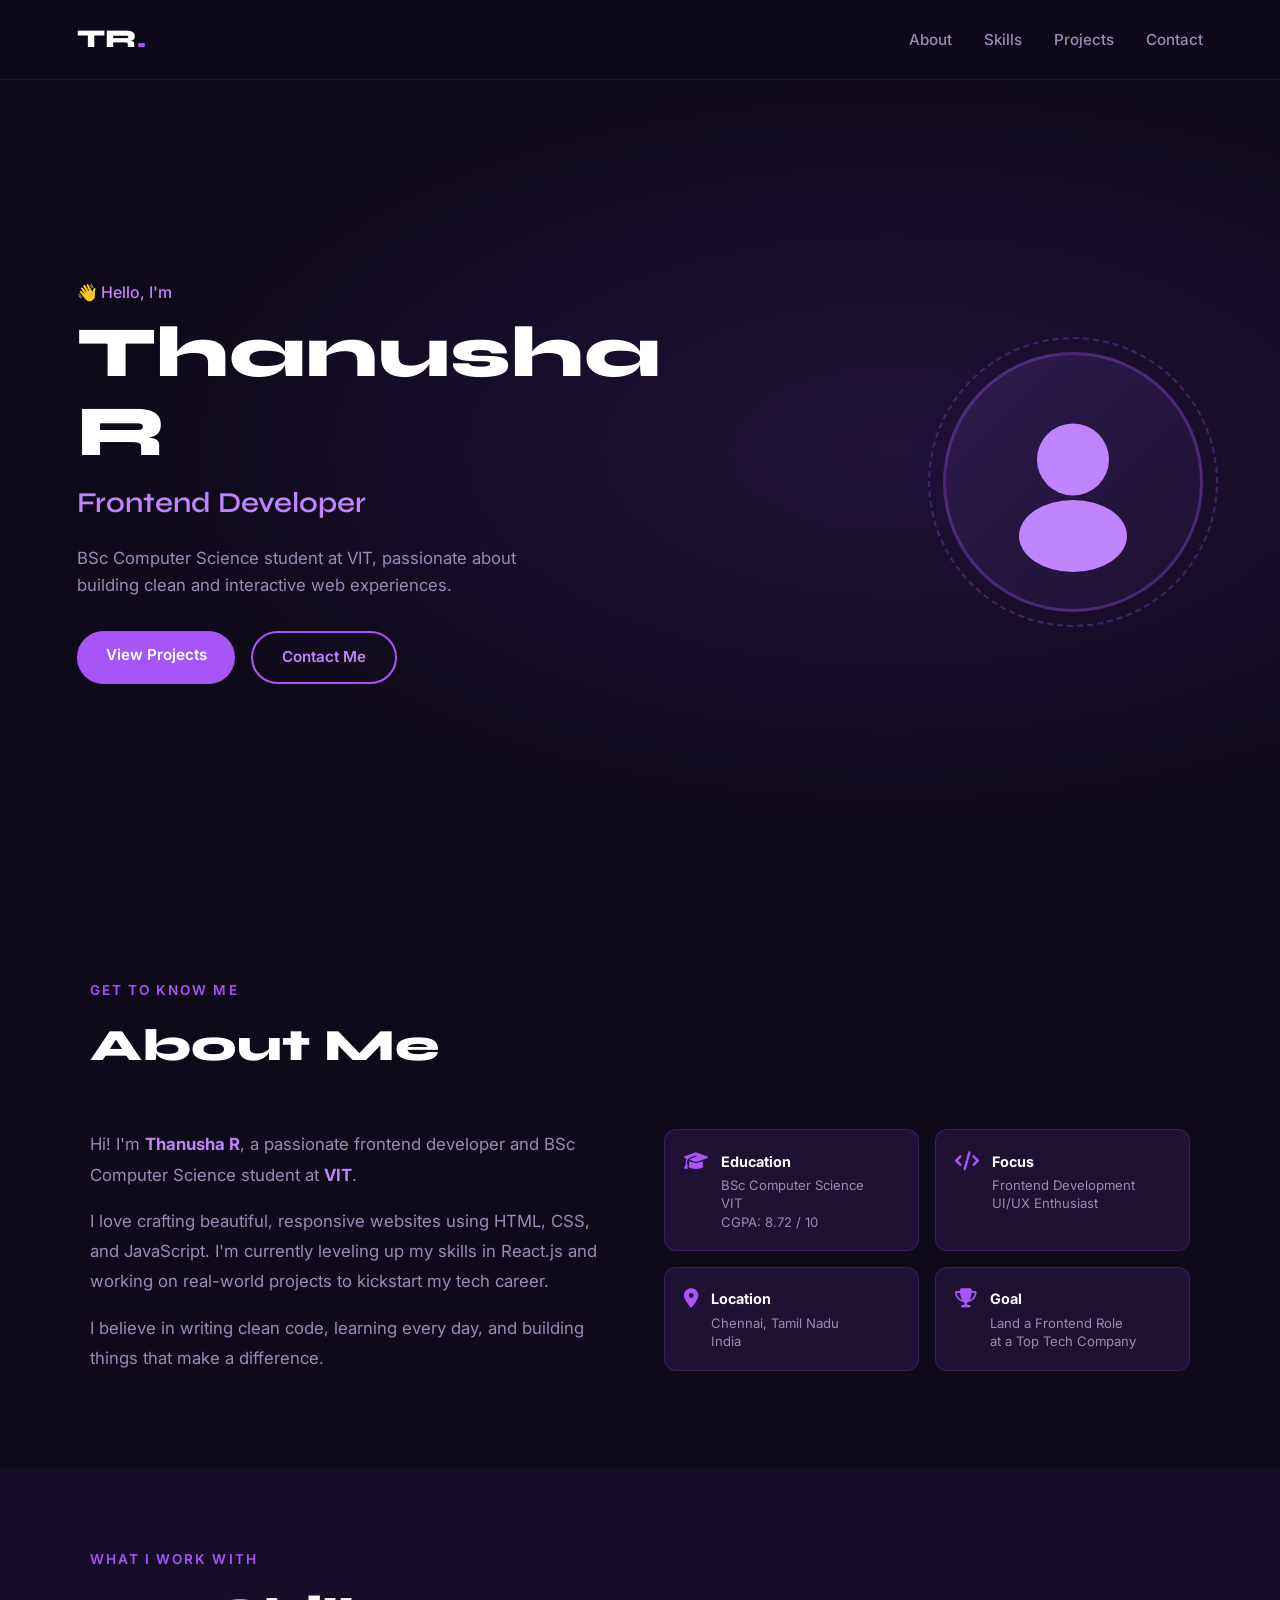
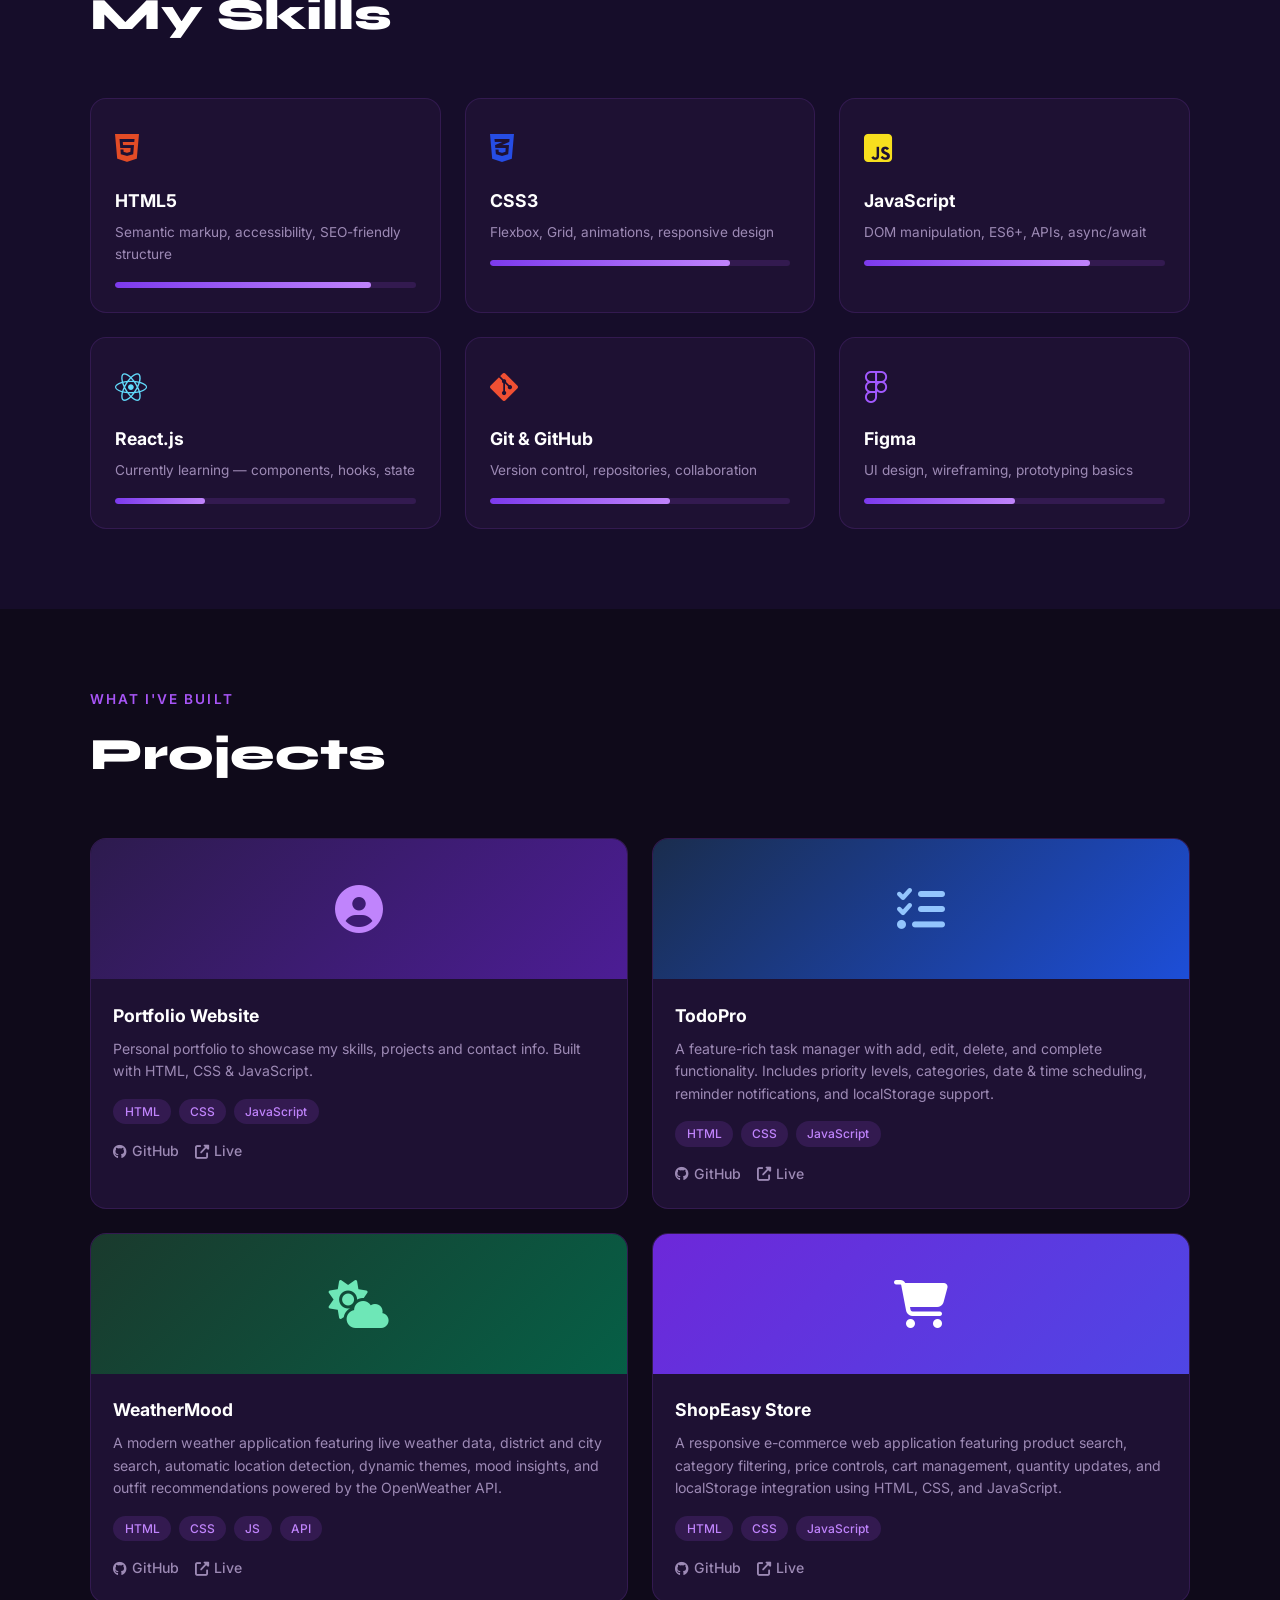
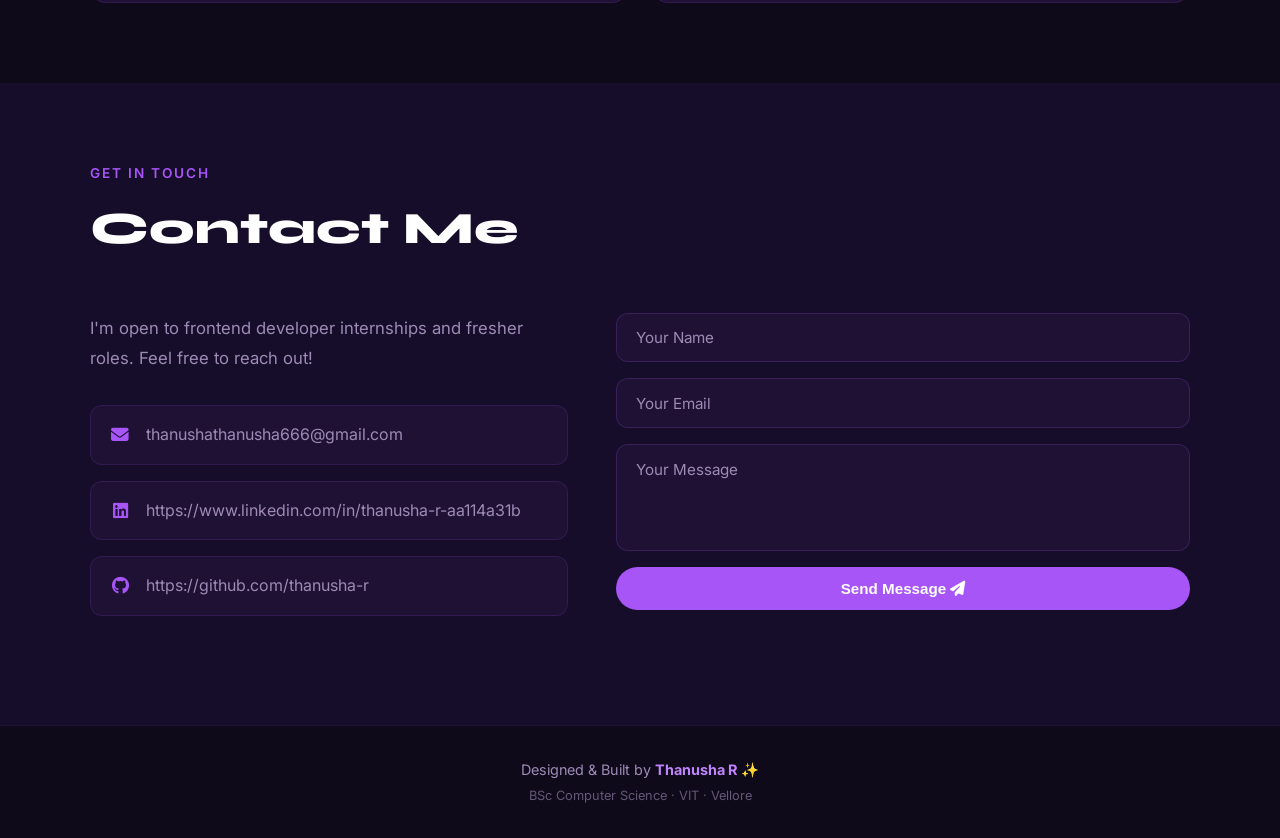
<file: index.html>
<!DOCTYPE html>
<html lang="en">
<head>
  <meta charset="UTF-8" />
  <meta name="viewport" content="width=device-width, initial-scale=1.0"/>
  <title>Thanusha R | Frontend Developer</title>
  <link rel="stylesheet" href="style.css" />
  <link href="https://fonts.googleapis.com/css2?family=Syne:wght@400;600;700;800&family=Inter:wght@300;400;500&display=swap" rel="stylesheet"/>
  <link rel="stylesheet" href="https://cdnjs.cloudflare.com/ajax/libs/font-awesome/6.5.0/css/all.min.css"/>
</head>
<body>

  <!-- Navbar -->
  <nav class="navbar">
    <div class="nav-logo">TR<span class="dot">.</span></div>
    <ul class="nav-links">
      <li><a href="#about">About</a></li>
      <li><a href="#skills">Skills</a></li>
      <li><a href="#projects">Projects</a></li>
      <li><a href="#contact">Contact</a></li>
    </ul>
    <div class="hamburger" onclick="toggleMenu()">
      <span></span><span></span><span></span>
    </div>
  </nav>

  <!-- Hero -->
  <section class="hero" id="home">
    <div class="hero-content">
      <p class="hero-tag">👋 Hello, I'm</p>
      <h1 class="hero-name">Thanusha R</h1>
      <h2 class="hero-role">Frontend Developer</h2>
      <p class="hero-desc">BSc Computer Science student at VIT, passionate about building clean and interactive web experiences.</p>
      <div class="hero-btns">
        <a href="#projects" class="btn-primary">View Projects</a>
        <a href="#contact" class="btn-secondary">Contact Me</a>
      </div>
    </div>
    <div class="hero-avatar">
      <div class="avatar-circle">
        <svg viewBox="0 0 200 200" xmlns="http://www.w3.org/2000/svg" width="180" height="180">
          <circle cx="100" cy="75" r="40" fill="#c084fc"/>
          <ellipse cx="100" cy="160" rx="60" ry="40" fill="#c084fc"/>
        </svg>
      </div>
      <div class="avatar-ring"></div>
    </div>
  </section>

  <!-- About -->
  <section class="section" id="about">
    <div class="container">
      <p class="section-tag">Get to know me</p>
      <h2 class="section-title">About Me</h2>
      <div class="about-grid">
        <div class="about-text">
          <p>Hi! I'm <strong>Thanusha R</strong>, a passionate frontend developer and BSc Computer Science student at <strong>VIT</strong>.</p>
          <p>I love crafting beautiful, responsive websites using HTML, CSS, and JavaScript. I'm currently leveling up my skills in React.js and working on real-world projects to kickstart my tech career.</p>
          <p>I believe in writing clean code, learning every day, and building things that make a difference.</p>
        </div>
        <div class="about-cards">
          <div class="info-card">
            <i class="fas fa-graduation-cap"></i>
            <div>
              <h4>Education</h4>
              <p>BSc Computer Science<br/>VIT<br/>CGPA: 8.72 / 10</p>
            </div>
          </div>
          <div class="info-card">
            <i class="fas fa-code"></i>
            <div>
              <h4>Focus</h4>
              <p>Frontend Development<br/>UI/UX Enthusiast</p>
            </div>
          </div>
          <div class="info-card">
            <i class="fas fa-map-marker-alt"></i>
            <div>
              <h4>Location</h4>
              <p>Chennai, Tamil Nadu<br/>India</p>
            </div>
          </div>
          <div class="info-card">
            <i class="fas fa-trophy"></i>
            <div>
              <h4>Goal</h4>
              <p>Land a Frontend Role<br/>at a Top Tech Company</p>
            </div>
          </div>
        </div>
      </div>
    </div>
  </section>

  <!-- Skills -->
  <section class="section section-dark" id="skills">
    <div class="container">
      <p class="section-tag">What I work with</p>
      <h2 class="section-title">My Skills</h2>
      <div class="skills-grid">
        <div class="skill-card">
          <div class="skill-icon html-icon"><i class="fab fa-html5"></i></div>
          <h3>HTML5</h3>
          <p>Semantic markup, accessibility, SEO-friendly structure</p>
          <div class="skill-bar"><div class="skill-fill" style="width:85%"></div></div>
        </div>
        <div class="skill-card">
          <div class="skill-icon css-icon"><i class="fab fa-css3-alt"></i></div>
          <h3>CSS3</h3>
          <p>Flexbox, Grid, animations, responsive design</p>
          <div class="skill-bar"><div class="skill-fill" style="width:80%"></div></div>
        </div>
        <div class="skill-card">
          <div class="skill-icon js-icon"><i class="fab fa-js-square"></i></div>
          <h3>JavaScript</h3>
          <p>DOM manipulation, ES6+, APIs, async/await</p>
          <div class="skill-bar"><div class="skill-fill" style="width:75%"></div></div>
        </div>
        <div class="skill-card">
          <div class="skill-icon react-icon"><i class="fab fa-react"></i></div>
          <h3>React.js</h3>
          <p>Currently learning — components, hooks, state</p>
          <div class="skill-bar"><div class="skill-fill" style="width:30%"></div></div>
        </div>
        <div class="skill-card">
          <div class="skill-icon git-icon"><i class="fab fa-git-alt"></i></div>
          <h3>Git & GitHub</h3>
          <p>Version control, repositories, collaboration</p>
          <div class="skill-bar"><div class="skill-fill" style="width:60%"></div></div>
        </div>
        <div class="skill-card">
          <div class="skill-icon figma-icon"><i class="fab fa-figma"></i></div>
          <h3>Figma</h3>
          <p>UI design, wireframing, prototyping basics</p>
          <div class="skill-bar"><div class="skill-fill" style="width:50%"></div></div>
        </div>
      </div>
    </div>
  </section>

  <!-- Projects -->
  <section class="section" id="projects">
    <div class="container">
      <p class="section-tag">What I've built</p>
      <h2 class="section-title">Projects</h2>
      <div class="projects-grid">
        <div class="project-card">
          <div class="project-img p1">
            <i class="fas fa-user-circle"></i>
          </div>
          <div class="project-info">
            <h3>Portfolio Website</h3>
            <p>Personal portfolio to showcase my skills, projects and contact info. Built with HTML, CSS & JavaScript.</p>
            <div class="project-tags">
              <span>HTML</span><span>CSS</span><span>JavaScript</span>
            </div>
            <div class="project-links">
              <a href="https://github.com/thanusha-r/portfolio-website" target="_blank">
    <i class="fab fa-github"></i> GitHub
  </a>

  <a href="https://thanusha-r.github.io/portfolio-website/" target="_blank">
    <i class="fas fa-external-link-alt"></i> Live
  </a>
            </div>
          </div>
        </div>
        <div class="project-card">
          <div class="project-img p2">
            <i class="fas fa-tasks"></i>
          </div>
          <div class="project-info">
            <h3>TodoPro</h3>
            <p>A feature-rich task manager with add, edit, delete, and complete functionality. Includes priority levels, categories, date & time scheduling, reminder notifications, and localStorage support.
</p>
            <div class="project-tags">
              <span>HTML</span><span>CSS</span><span>JavaScript</span>
            </div>
            <div class="project-links">
             <div class="project-links">
  <a href="https://github.com/thanusha-r/todo-pro-app" target="_blank">
    <i class="fab fa-github"></i> GitHub
  </a>

  <a href="https://thanusha-r.github.io/todo-pro-app/" target="_blank">
    <i class="fas fa-external-link-alt"></i> Live
  </a>
</div>
            </div>
          </div>
        </div>
        <div class="project-card">
          <div class="project-img p3">
            <i class="fas fa-cloud-sun"></i>
          </div>
          <div class="project-info">
            <h3>WeatherMood</h3>
            <p>A modern weather application featuring live weather data, district and city search, automatic location detection, dynamic themes, mood insights, and outfit recommendations powered by the OpenWeather API.</p>
            <div class="project-tags">
              <span>HTML</span><span>CSS</span><span>JS</span><span>API</span>
            </div>
            <div class="project-links">
             <a href="https://github.com/thanusha-r/weathermood-app" target="_blank">
    <i class="fab fa-github"></i> GitHub
  </a>

  <a href="https://thanusha-r.github.io/weathermood-app/" target="_blank">
    <i class="fas fa-external-link-alt"></i> Live
  </a>
            </div>
          </div>
        </div>
        <div class="project-card">
  <div class="project-img p4">
    <i class="fas fa-shopping-cart"></i>
  </div>

  <div class="project-info">
    <h3>ShopEasy Store</h3>

    <p>
      A responsive e-commerce web application featuring
product search, category filtering, price controls,
cart management, quantity updates, and localStorage
integration using HTML, CSS, and JavaScript.
    </p>

    <div class="project-tags">
      <span>HTML</span>
      <span>CSS</span>
      <span>JavaScript</span>
    </div>

    <div class="project-links">
     <a href="https://github.com/thanusha-r/shopeasy-ecommerce" target="_blank">
    <i class="fab fa-github"></i> GitHub
  </a>

  <a href="https://thanusha-r.github.io/shopeasy-ecommerce/" target="_blank">
    <i class="fas fa-external-link-alt"></i> Live
  </a>
    </div>
  </div>
</div>
      </div>
    </div>
  </section>

  <!-- Contact -->
  <section class="section section-dark" id="contact">
    <div class="container">
      <p class="section-tag">Get in touch</p>
      <h2 class="section-title">Contact Me</h2>
      <div class="contact-wrapper">
        <div class="contact-info">
          <p>I'm open to frontend developer internships and fresher roles. Feel free to reach out!</p>
          <div class="contact-links">
            <a href="mailto:thanusha@email.com" class="contact-item">
              <i class="fas fa-envelope"></i>
              <span>thanushathanusha666@gmail.com</span>
            </a>
            <a href="https://linkedin.com" target="_blank" class="contact-item">
              <i class="fab fa-linkedin"></i>
              <span>https://www.linkedin.com/in/thanusha-r-aa114a31b</span>
            </a>
            <a href="https://github.com" target="_blank" class="contact-item">
              <i class="fab fa-github"></i>
              <span>https://github.com/thanusha-r</span>
            </a>
          </div>
        </div>
        <div class="contact-form">
          <input type="text" placeholder="Your Name" id="nameInput"/>
          <input type="email" placeholder="Your Email" id="emailInput"/>
          <textarea placeholder="Your Message" id="msgInput" rows="4"></textarea>
          <button onclick="sendMessage()" class="btn-primary">Send Message <i class="fas fa-paper-plane"></i></button>
          <p id="form-feedback"></p>
        </div>
      </div>
    </div>
  </section>

  <!-- Footer -->
  <footer class="footer">
    <p>Designed & Built by <strong>Thanusha R</strong> ✨</p>
    <p class="footer-sub">BSc Computer Science · VIT · Vellore</p>
  </footer>

  <script src="script.js"></script>
</body>
</html>
</file>
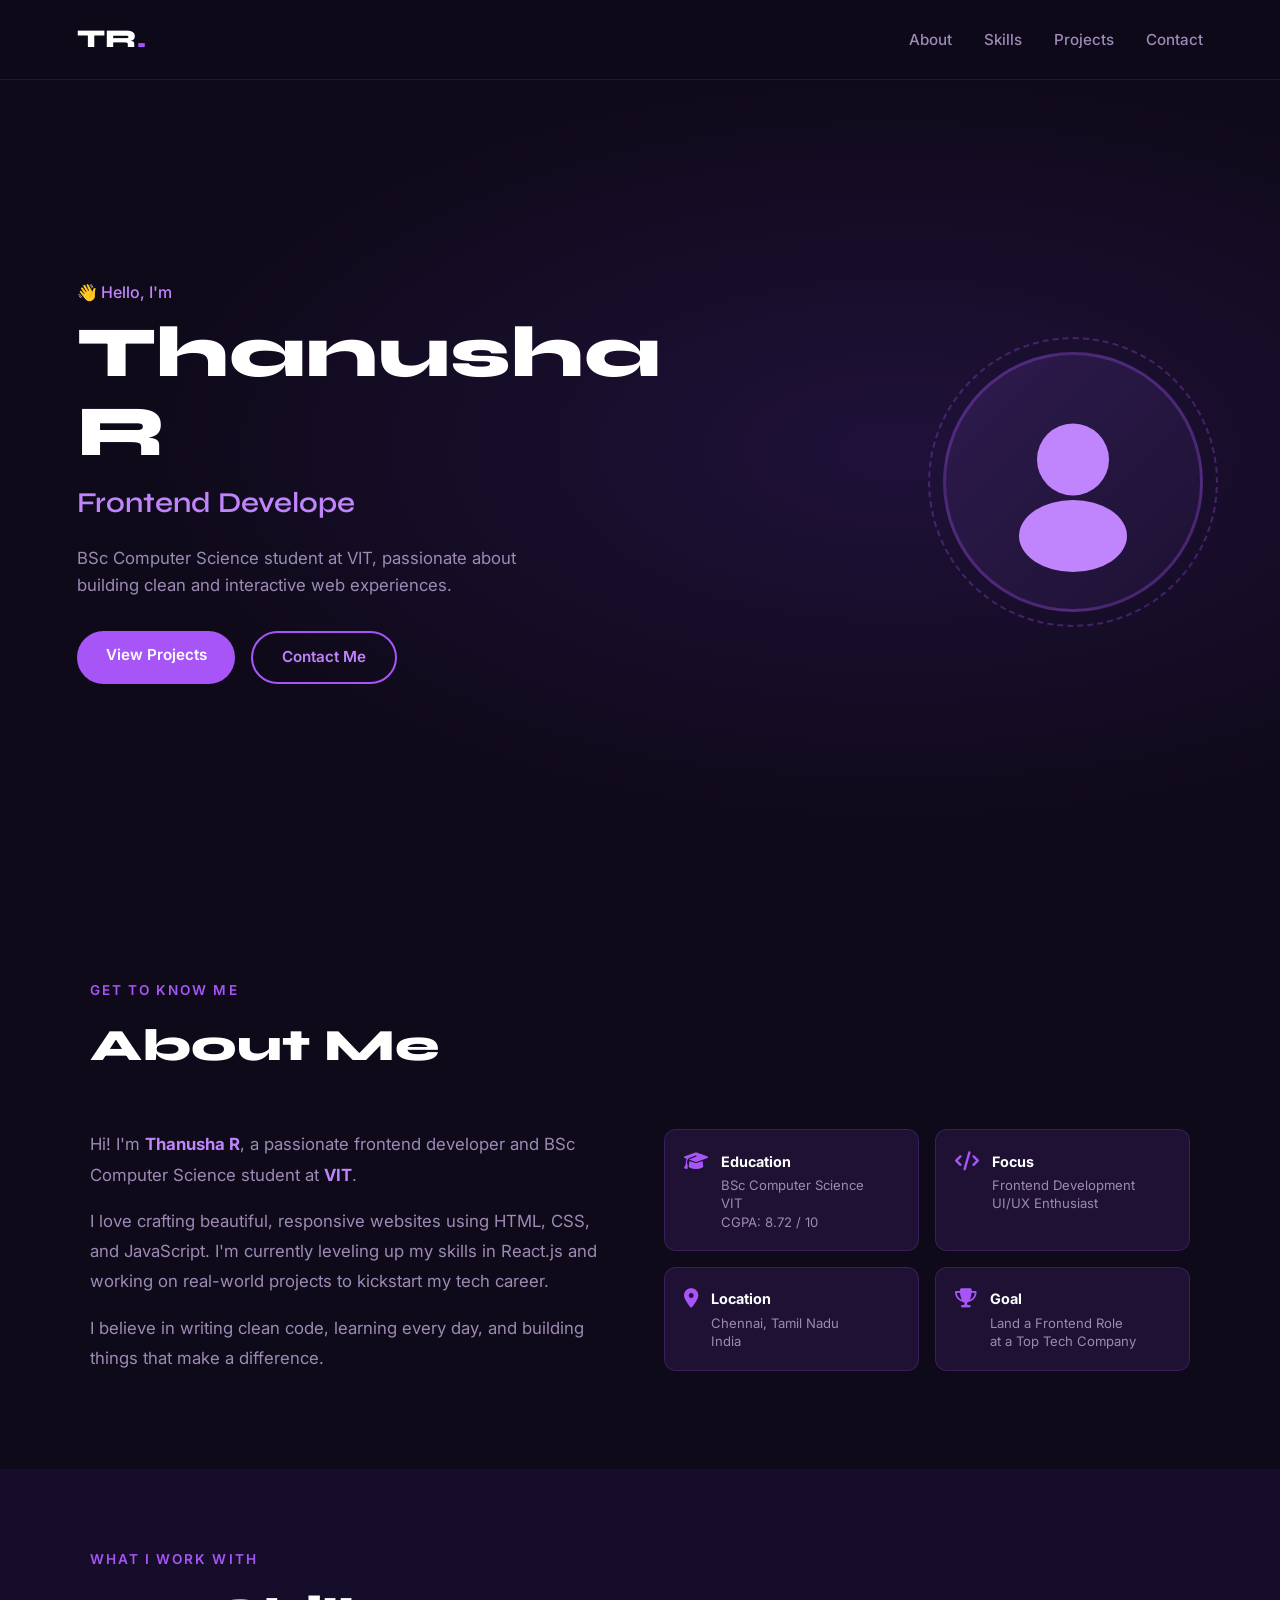
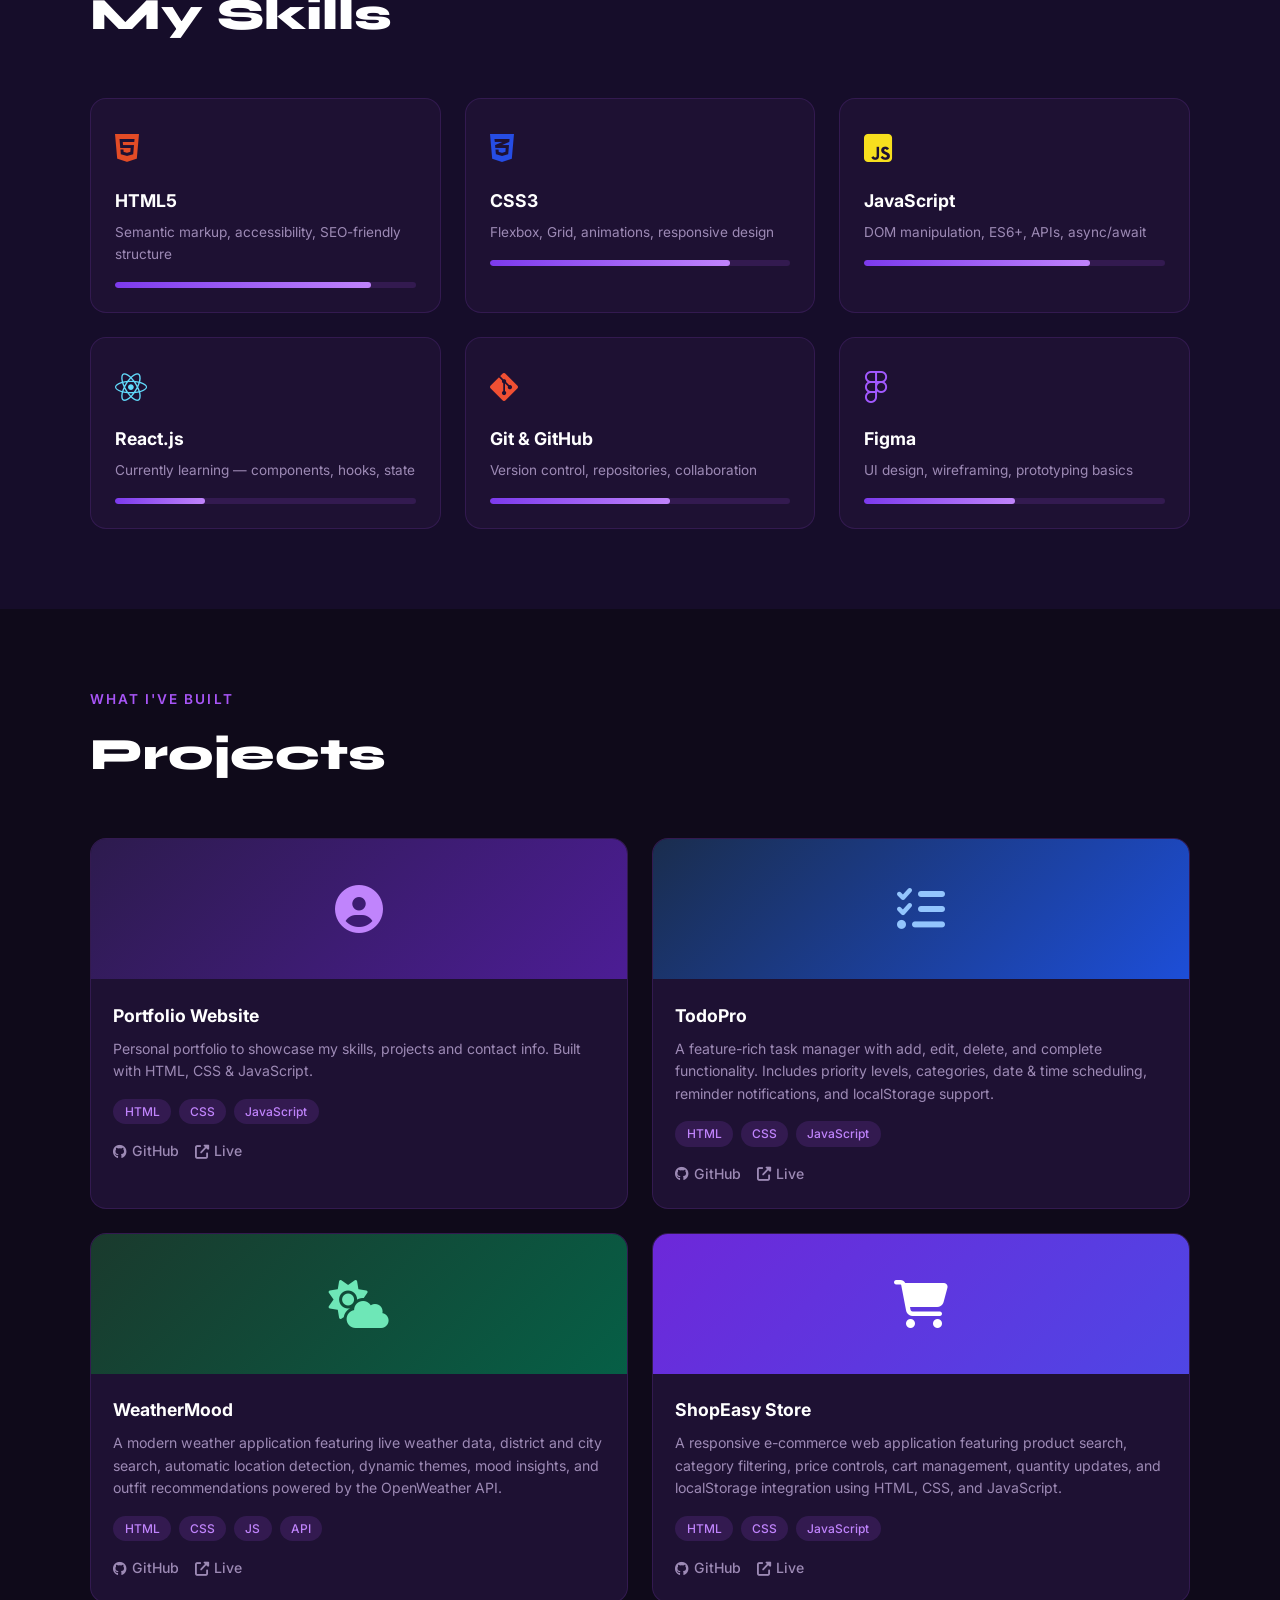
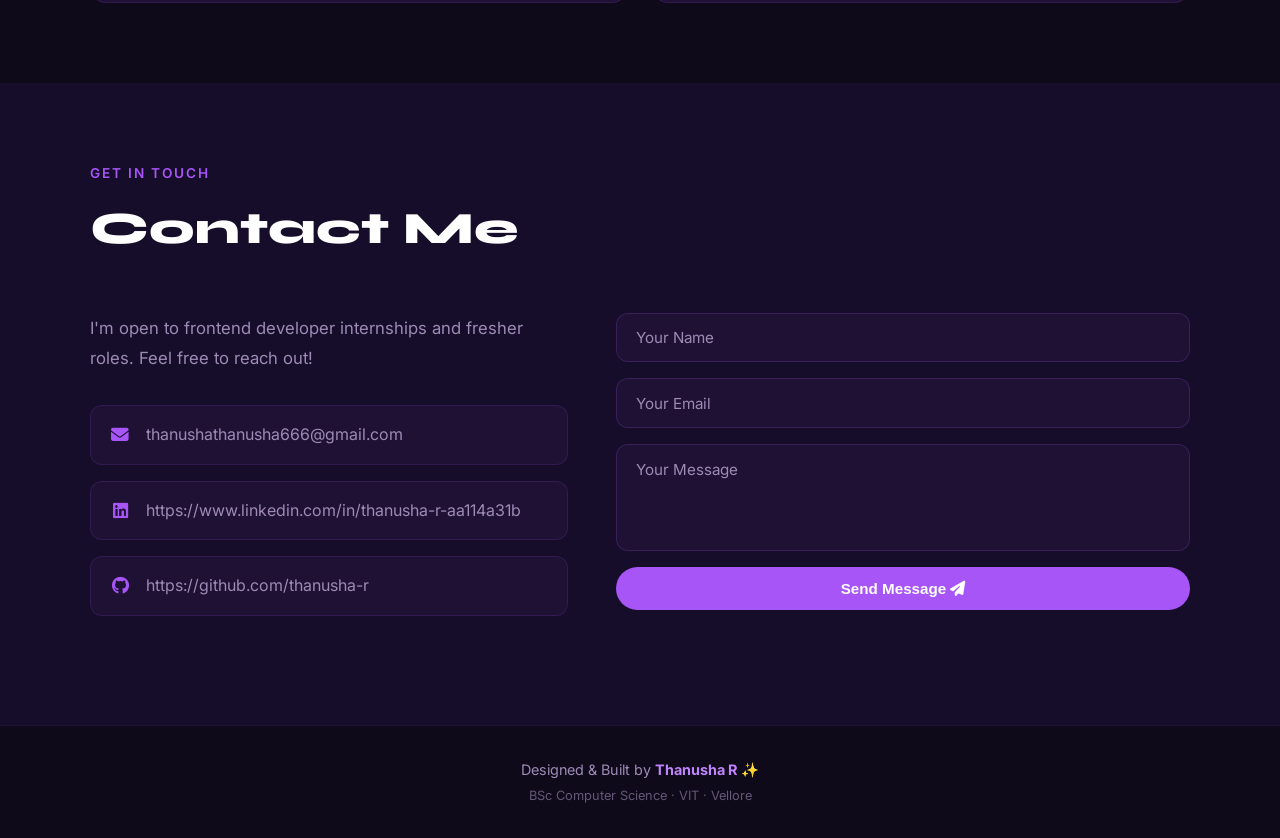
<file: index (1).html>
<!DOCTYPE html>
<html lang="en">
<head>
  <meta charset="UTF-8" />
  <meta name="viewport" content="width=device-width, initial-scale=1.0"/>
  <title>Thanusha R | Frontend Developer</title>
  <link rel="stylesheet" href="style.css" />
  <link href="https://fonts.googleapis.com/css2?family=Syne:wght@400;600;700;800&family=Inter:wght@300;400;500&display=swap" rel="stylesheet"/>
  <link rel="stylesheet" href="https://cdnjs.cloudflare.com/ajax/libs/font-awesome/6.5.0/css/all.min.css"/>
</head>
<body>

  <!-- Navbar -->
  <nav class="navbar">
    <div class="nav-logo">TR<span class="dot">.</span></div>
    <ul class="nav-links">
      <li><a href="#about">About</a></li>
      <li><a href="#skills">Skills</a></li>
      <li><a href="#projects">Projects</a></li>
      <li><a href="#contact">Contact</a></li>
    </ul>
    <div class="hamburger" onclick="toggleMenu()">
      <span></span><span></span><span></span>
    </div>
  </nav>

  <!-- Hero -->
  <section class="hero" id="home">
    <div class="hero-content">
      <p class="hero-tag">👋 Hello, I'm</p>
      <h1 class="hero-name">Thanusha R</h1>
      <h2 class="hero-role">Frontend Developer</h2>
      <p class="hero-desc">BSc Computer Science student at VIT, passionate about building clean and interactive web experiences.</p>
      <div class="hero-btns">
        <a href="#projects" class="btn-primary">View Projects</a>
        <a href="#contact" class="btn-secondary">Contact Me</a>
      </div>
    </div>
    <div class="hero-avatar">
      <div class="avatar-circle">
        <svg viewBox="0 0 200 200" xmlns="http://www.w3.org/2000/svg" width="180" height="180">
          <circle cx="100" cy="75" r="40" fill="#c084fc"/>
          <ellipse cx="100" cy="160" rx="60" ry="40" fill="#c084fc"/>
        </svg>
      </div>
      <div class="avatar-ring"></div>
    </div>
  </section>

  <!-- About -->
  <section class="section" id="about">
    <div class="container">
      <p class="section-tag">Get to know me</p>
      <h2 class="section-title">About Me</h2>
      <div class="about-grid">
        <div class="about-text">
          <p>Hi! I'm <strong>Thanusha R</strong>, a passionate frontend developer and BSc Computer Science student at <strong>VIT</strong>.</p>
          <p>I love crafting beautiful, responsive websites using HTML, CSS, and JavaScript. I'm currently leveling up my skills in React.js and working on real-world projects to kickstart my tech career.</p>
          <p>I believe in writing clean code, learning every day, and building things that make a difference.</p>
        </div>
        <div class="about-cards">
          <div class="info-card">
            <i class="fas fa-graduation-cap"></i>
            <div>
              <h4>Education</h4>
              <p>BSc Computer Science<br/>VIT<br/>CGPA: 8.72 / 10</p>
            </div>
          </div>
          <div class="info-card">
            <i class="fas fa-code"></i>
            <div>
              <h4>Focus</h4>
              <p>Frontend Development<br/>UI/UX Enthusiast</p>
            </div>
          </div>
          <div class="info-card">
            <i class="fas fa-map-marker-alt"></i>
            <div>
              <h4>Location</h4>
              <p>Chennai, Tamil Nadu<br/>India</p>
            </div>
          </div>
          <div class="info-card">
            <i class="fas fa-trophy"></i>
            <div>
              <h4>Goal</h4>
              <p>Land a Frontend Role<br/>at a Top Tech Company</p>
            </div>
          </div>
        </div>
      </div>
    </div>
  </section>

  <!-- Skills -->
  <section class="section section-dark" id="skills">
    <div class="container">
      <p class="section-tag">What I work with</p>
      <h2 class="section-title">My Skills</h2>
      <div class="skills-grid">
        <div class="skill-card">
          <div class="skill-icon html-icon"><i class="fab fa-html5"></i></div>
          <h3>HTML5</h3>
          <p>Semantic markup, accessibility, SEO-friendly structure</p>
          <div class="skill-bar"><div class="skill-fill" style="width:85%"></div></div>
        </div>
        <div class="skill-card">
          <div class="skill-icon css-icon"><i class="fab fa-css3-alt"></i></div>
          <h3>CSS3</h3>
          <p>Flexbox, Grid, animations, responsive design</p>
          <div class="skill-bar"><div class="skill-fill" style="width:80%"></div></div>
        </div>
        <div class="skill-card">
          <div class="skill-icon js-icon"><i class="fab fa-js-square"></i></div>
          <h3>JavaScript</h3>
          <p>DOM manipulation, ES6+, APIs, async/await</p>
          <div class="skill-bar"><div class="skill-fill" style="width:75%"></div></div>
        </div>
        <div class="skill-card">
          <div class="skill-icon react-icon"><i class="fab fa-react"></i></div>
          <h3>React.js</h3>
          <p>Currently learning — components, hooks, state</p>
          <div class="skill-bar"><div class="skill-fill" style="width:30%"></div></div>
        </div>
        <div class="skill-card">
          <div class="skill-icon git-icon"><i class="fab fa-git-alt"></i></div>
          <h3>Git & GitHub</h3>
          <p>Version control, repositories, collaboration</p>
          <div class="skill-bar"><div class="skill-fill" style="width:60%"></div></div>
        </div>
        <div class="skill-card">
          <div class="skill-icon figma-icon"><i class="fab fa-figma"></i></div>
          <h3>Figma</h3>
          <p>UI design, wireframing, prototyping basics</p>
          <div class="skill-bar"><div class="skill-fill" style="width:50%"></div></div>
        </div>
      </div>
    </div>
  </section>

  <!-- Projects -->
  <section class="section" id="projects">
    <div class="container">
      <p class="section-tag">What I've built</p>
      <h2 class="section-title">Projects</h2>
      <div class="projects-grid">
        <div class="project-card">
          <div class="project-img p1">
            <i class="fas fa-user-circle"></i>
          </div>
          <div class="project-info">
            <h3>Portfolio Website</h3>
            <p>Personal portfolio to showcase my skills, projects and contact info. Built with HTML, CSS & JavaScript.</p>
            <div class="project-tags">
              <span>HTML</span><span>CSS</span><span>JavaScript</span>
            </div>
            <div class="project-links">
              <a href="#"><i class="fab fa-github"></i> GitHub</a>
              <a href="#"><i class="fas fa-external-link-alt"></i> Live</a>
            </div>
          </div>
        </div>
        <div class="project-card">
          <div class="project-img p2">
            <i class="fas fa-tasks"></i>
          </div>
          <div class="project-info">
            <h3>TodoPro</h3>
            <p>A feature-rich task manager with add, edit, delete, and complete functionality. Includes priority levels, categories, date & time scheduling, reminder notifications, and localStorage support.
</p>
            <div class="project-tags">
              <span>HTML</span><span>CSS</span><span>JavaScript</span>
            </div>
            <div class="project-links">
              <a href="#"><i class="fab fa-github"></i> GitHub</a>
              <a href="#"><i class="fas fa-external-link-alt"></i> Live</a>
            </div>
          </div>
        </div>
        <div class="project-card">
          <div class="project-img p3">
            <i class="fas fa-cloud-sun"></i>
          </div>
          <div class="project-info">
            <h3>WeatherMood</h3>
            <p>A modern weather application featuring live weather data, district and city search, automatic location detection, dynamic themes, mood insights, and outfit recommendations powered by the OpenWeather API.</p>
            <div class="project-tags">
              <span>HTML</span><span>CSS</span><span>JS</span><span>API</span>
            </div>
            <div class="project-links">
              <a href="#"><i class="fab fa-github"></i> GitHub</a>
              <a href="#"><i class="fas fa-external-link-alt"></i> Live</a>
            </div>
          </div>
        </div>
        <div class="project-card">
  <div class="project-img p4">
    <i class="fas fa-shopping-cart"></i>
  </div>

  <div class="project-info">
    <h3>ShopEasy Store</h3>

    <p>
      A responsive e-commerce web application featuring
product search, category filtering, price controls,
cart management, quantity updates, and localStorage
integration using HTML, CSS, and JavaScript.
    </p>

    <div class="project-tags">
      <span>HTML</span>
      <span>CSS</span>
      <span>JavaScript</span>
    </div>

    <div class="project-links">
      <a href="#"><i class="fab fa-github"></i> GitHub</a>
      <a href="#"><i class="fas fa-external-link-alt"></i> Live</a>
    </div>
  </div>
</div>
      </div>
    </div>
  </section>

  <!-- Contact -->
  <section class="section section-dark" id="contact">
    <div class="container">
      <p class="section-tag">Get in touch</p>
      <h2 class="section-title">Contact Me</h2>
      <div class="contact-wrapper">
        <div class="contact-info">
          <p>I'm open to frontend developer internships and fresher roles. Feel free to reach out!</p>
          <div class="contact-links">
            <a href="mailto:thanusha@email.com" class="contact-item">
              <i class="fas fa-envelope"></i>
              <span>thanushathanusha666@gmail.com</span>
            </a>
            <a href="https://linkedin.com" target="_blank" class="contact-item">
              <i class="fab fa-linkedin"></i>
              <span>https://www.linkedin.com/in/thanusha-r-aa114a31b</span>
            </a>
            <a href="https://github.com" target="_blank" class="contact-item">
              <i class="fab fa-github"></i>
              <span>https://github.com/thanusha-r</span>
            </a>
          </div>
        </div>
        <div class="contact-form">
          <input type="text" placeholder="Your Name" id="nameInput"/>
          <input type="email" placeholder="Your Email" id="emailInput"/>
          <textarea placeholder="Your Message" id="msgInput" rows="4"></textarea>
          <button onclick="sendMessage()" class="btn-primary">Send Message <i class="fas fa-paper-plane"></i></button>
          <p id="form-feedback"></p>
        </div>
      </div>
    </div>
  </section>

  <!-- Footer -->
  <footer class="footer">
    <p>Designed & Built by <strong>Thanusha R</strong> ✨</p>
    <p class="footer-sub">BSc Computer Science · VIT · Vellore</p>
  </footer>

  <script src="script.js"></script>
</body>
</html>
</file>
<file: style.css>
/* ===== RESET & BASE ===== */
*, *::before, *::after { margin: 0; padding: 0; box-sizing: border-box; }

:root {
  --purple: #a855f7;
  --purple-light: #c084fc;
  --purple-dark: #7c3aed;
  --bg: #0f0a1a;
  --bg2: #160d2a;
  --card: #1e1133;
  --text: #f1e6ff;
  --muted: #9d8ab5;
  --white: #ffffff;
}

html { scroll-behavior: smooth; }

body {
  font-family: 'Inter', sans-serif;
  background: var(--bg);
  color: var(--text);
  line-height: 1.6;
}

/* ===== NAVBAR ===== */
.navbar {
  position: fixed; top: 0; width: 100%; z-index: 100;
  display: flex; align-items: center; justify-content: space-between;
  padding: 1.2rem 6%;
  background: rgba(15, 10, 26, 0.85);
  backdrop-filter: blur(12px);
  border-bottom: 1px solid rgba(168,85,247,0.15);
}

.nav-logo {
  font-family: 'Syne', sans-serif;
  font-size: 1.6rem; font-weight: 800;
  color: var(--white);
}
.nav-logo .dot { color: var(--purple); }

.nav-links { display: flex; gap: 2rem; list-style: none; }
.nav-links a {
  color: var(--muted); text-decoration: none;
  font-size: 0.95rem; font-weight: 500;
  transition: color 0.3s;
}
.nav-links a:hover { color: var(--purple-light); }

.hamburger { display: none; flex-direction: column; gap: 5px; cursor: pointer; }
.hamburger span { width: 25px; height: 2px; background: var(--text); border-radius: 2px; transition: 0.3s; }

/* ===== HERO ===== */
.hero {
  min-height: 100vh;
  display: flex; align-items: center; justify-content: space-between;
  padding: 8rem 6% 4rem;
  gap: 2rem;
  background: radial-gradient(ellipse at 70% 50%, rgba(124,58,237,0.15) 0%, transparent 60%);
}

.hero-content { max-width: 600px; }

.hero-tag {
  font-size: 1rem; color: var(--purple-light);
  margin-bottom: 0.5rem; font-weight: 500;
}

.hero-name {
  font-family: 'Syne', sans-serif;
  font-size: clamp(2.5rem, 6vw, 4.5rem);
  font-weight: 800; color: var(--white);
  line-height: 1.1; margin-bottom: 0.5rem;
}

.hero-role {
  font-family: 'Syne', sans-serif;
  font-size: clamp(1.2rem, 3vw, 1.8rem);
  font-weight: 600; color: var(--purple-light);
  margin-bottom: 1.2rem;
}

.hero-desc {
  color: var(--muted); font-size: 1.05rem;
  margin-bottom: 2rem; max-width: 480px;
}

.hero-btns { display: flex; gap: 1rem; flex-wrap: wrap; }

.btn-primary {
  background: var(--purple);
  color: white; padding: 0.8rem 1.8rem;
  border-radius: 50px; text-decoration: none;
  font-weight: 600; font-size: 0.95rem;
  border: none; cursor: pointer;
  transition: background 0.3s, transform 0.2s;
  display: inline-block;
}
.btn-primary:hover { background: var(--purple-dark); transform: translateY(-2px); }

.btn-secondary {
  background: transparent;
  color: var(--purple-light); padding: 0.8rem 1.8rem;
  border-radius: 50px; text-decoration: none;
  font-weight: 600; font-size: 0.95rem;
  border: 2px solid var(--purple);
  transition: all 0.3s; display: inline-block;
}
.btn-secondary:hover { background: var(--purple); color: white; transform: translateY(-2px); }

/* Avatar */
.hero-avatar {
  position: relative;
  display: flex; align-items: center; justify-content: center;
  flex-shrink: 0;
}
.avatar-circle {
  width: 260px; height: 260px; border-radius: 50%;
  background: linear-gradient(135deg, #2d1b4e, #1e1133);
  display: flex; align-items: center; justify-content: center;
  border: 3px solid rgba(168,85,247,0.3);
  position: relative; z-index: 2;
}
.avatar-ring {
  position: absolute;
  width: 290px; height: 290px; border-radius: 50%;
  border: 2px dashed rgba(168,85,247,0.3);
  animation: spin 12s linear infinite;
}
@keyframes spin { to { transform: rotate(360deg); } }

/* ===== SECTIONS ===== */
.section { padding: 5rem 6%; }
.section-dark { background: var(--bg2); }

.container { max-width: 1100px; margin: 0 auto; }

.section-tag {
  font-size: 0.85rem; text-transform: uppercase;
  letter-spacing: 0.15em; color: var(--purple);
  font-weight: 600; margin-bottom: 0.5rem;
}

.section-title {
  font-family: 'Syne', sans-serif;
  font-size: clamp(1.8rem, 4vw, 2.8rem);
  font-weight: 800; color: var(--white);
  margin-bottom: 3rem;
}

/* ===== ABOUT ===== */
.about-grid {
  display: grid;
  grid-template-columns: 1fr 1fr;
  gap: 3rem; align-items: start;
}

.about-text p {
  color: var(--muted); margin-bottom: 1rem;
  font-size: 1.05rem; line-height: 1.8;
}
.about-text strong { color: var(--purple-light); }

.about-cards {
  display: grid; grid-template-columns: 1fr 1fr; gap: 1rem;
}

.info-card {
  background: var(--card);
  border: 1px solid rgba(168,85,247,0.2);
  border-radius: 12px; padding: 1.2rem;
  display: flex; gap: 0.8rem; align-items: flex-start;
  transition: border-color 0.3s, transform 0.2s;
}
.info-card:hover { border-color: var(--purple); transform: translateY(-3px); }

.info-card i {
  color: var(--purple); font-size: 1.2rem; margin-top: 2px;
}
.info-card h4 { color: var(--white); font-size: 0.9rem; margin-bottom: 0.2rem; }
.info-card p { color: var(--muted); font-size: 0.82rem; line-height: 1.4; }

/* ===== SKILLS ===== */
.skills-grid {
  display: grid;
  grid-template-columns: repeat(auto-fit, minmax(280px, 1fr));
  gap: 1.5rem;
}

.skill-card {
  background: var(--card);
  border: 1px solid rgba(168,85,247,0.15);
  border-radius: 16px; padding: 1.5rem;
  transition: border-color 0.3s, transform 0.2s;
}
.skill-card:hover { border-color: var(--purple); transform: translateY(-4px); }

.skill-icon {
  font-size: 2rem; margin-bottom: 0.8rem;
}
.html-icon { color: #e34c26; }
.css-icon { color: #264de4; }
.js-icon { color: #f7df1e; }
.react-icon { color: #61dafb; }
.git-icon { color: #f05033; }
.figma-icon { color: #a259ff; }

.skill-card h3 { color: var(--white); font-size: 1.1rem; margin-bottom: 0.4rem; }
.skill-card p { color: var(--muted); font-size: 0.85rem; margin-bottom: 1rem; }

.skill-bar {
  height: 6px; background: rgba(168,85,247,0.15);
  border-radius: 10px; overflow: hidden;
}
.skill-fill {
  height: 100%; background: linear-gradient(90deg, var(--purple-dark), var(--purple-light));
  border-radius: 10px;
  animation: fillBar 1.5s ease forwards;
}
@keyframes fillBar { from { width: 0 !important; } }

/* ===== PROJECTS ===== */
.projects-grid {
  display: grid;
  grid-template-columns: repeat(2, 1fr);
  gap: 1.5rem;
}

.project-card {
  background: var(--card);
  border: 1px solid rgba(168,85,247,0.15);
  border-radius: 16px; overflow: hidden;
  transition: transform 0.3s, border-color 0.3s;
}
.project-card:hover { transform: translateY(-6px); border-color: var(--purple); }

.project-img {
  height: 140px;
  display: flex; align-items: center; justify-content: center;
  font-size: 3rem;
}
.p1 { background: linear-gradient(135deg, #2d1b4e, #4c1d95); color: #c084fc; }
.p2 { background: linear-gradient(135deg, #1a2d4e, #1d4ed8); color: #93c5fd; }
.p3 { background: linear-gradient(135deg, #1a3a2d, #065f46); color: #6ee7b7; }
.p4{
  background: linear-gradient(135deg, #6d28d9, #4f46e5);
  color: white;
}
.project-info { padding: 1.4rem; }
.project-info h3 { color: var(--white); font-size: 1.1rem; margin-bottom: 0.5rem; }
.project-info p { color: var(--muted); font-size: 0.88rem; margin-bottom: 1rem; line-height: 1.6; }

.project-tags { display: flex; gap: 0.5rem; flex-wrap: wrap; margin-bottom: 1rem; }
.project-tags span {
  background: rgba(168,85,247,0.15);
  color: var(--purple-light); padding: 0.2rem 0.7rem;
  border-radius: 20px; font-size: 0.75rem; font-weight: 500;
}

.project-links { display: flex; gap: 1rem; }
.project-links a {
  color: var(--muted); text-decoration: none;
  font-size: 0.88rem; font-weight: 500;
  transition: color 0.3s; display: flex; align-items: center; gap: 0.3rem;
}
.project-links a:hover { color: var(--purple-light); }

/* ===== CONTACT ===== */
.contact-wrapper {
  display: grid;
  grid-template-columns: 1fr 1.2fr;
  gap: 3rem; align-items: start;
}

.contact-info p {
  color: var(--muted); font-size: 1.05rem;
  margin-bottom: 2rem; line-height: 1.8;
}

.contact-links { display: flex; flex-direction: column; gap: 1rem; }

.contact-item {
  display: flex; align-items: center; gap: 1rem;
  color: var(--muted); text-decoration: none;
  padding: 1rem 1.2rem;
  background: var(--card);
  border: 1px solid rgba(168,85,247,0.15);
  border-radius: 12px;
  transition: all 0.3s;
}
.contact-item:hover { border-color: var(--purple); color: var(--purple-light); transform: translateX(4px); }
.contact-item i { color: var(--purple); font-size: 1.1rem; width: 20px; text-align: center; }

.contact-form { display: flex; flex-direction: column; gap: 1rem; }

.contact-form input,
.contact-form textarea {
  background: var(--card);
  border: 1px solid rgba(168,85,247,0.2);
  border-radius: 12px; padding: 0.9rem 1.2rem;
  color: var(--text); font-family: 'Inter', sans-serif;
  font-size: 0.95rem; outline: none;
  transition: border-color 0.3s;
  resize: none;
}
.contact-form input:focus,
.contact-form textarea:focus { border-color: var(--purple); }
.contact-form input::placeholder,
.contact-form textarea::placeholder { color: var(--muted); }

#form-feedback { color: var(--purple-light); font-size: 0.9rem; min-height: 1.2rem; }

/* ===== FOOTER ===== */
.footer {
  text-align: center; padding: 2rem;
  background: var(--bg);
  border-top: 1px solid rgba(168,85,247,0.1);
  color: var(--muted); font-size: 0.9rem;
}
.footer strong { color: var(--purple-light); }
.footer-sub { font-size: 0.8rem; margin-top: 0.3rem; opacity: 0.6; }

/* ===== RESPONSIVE ===== */
@media (max-width: 768px) {
  .hero { flex-direction: column; text-align: center; padding-top: 6rem; }
  .hero-btns { justify-content: center; }
  .hero-avatar { order: -1; }
  .avatar-circle { width: 180px; height: 180px; }
  .avatar-ring { width: 210px; height: 210px; }
  .about-grid { grid-template-columns: 1fr; }
  .about-cards { grid-template-columns: 1fr 1fr; }
  .contact-wrapper { grid-template-columns: 1fr; }
  .nav-links { display: none; flex-direction: column; position: absolute; top: 70px; left: 0; right: 0; background: var(--bg2); padding: 1.5rem; gap: 1rem; }
  .nav-links.open { display: flex; }
  .hamburger { display: flex; }
}

@media (max-width: 480px) {
  .about-cards { grid-template-columns: 1fr; }
}
</file>
